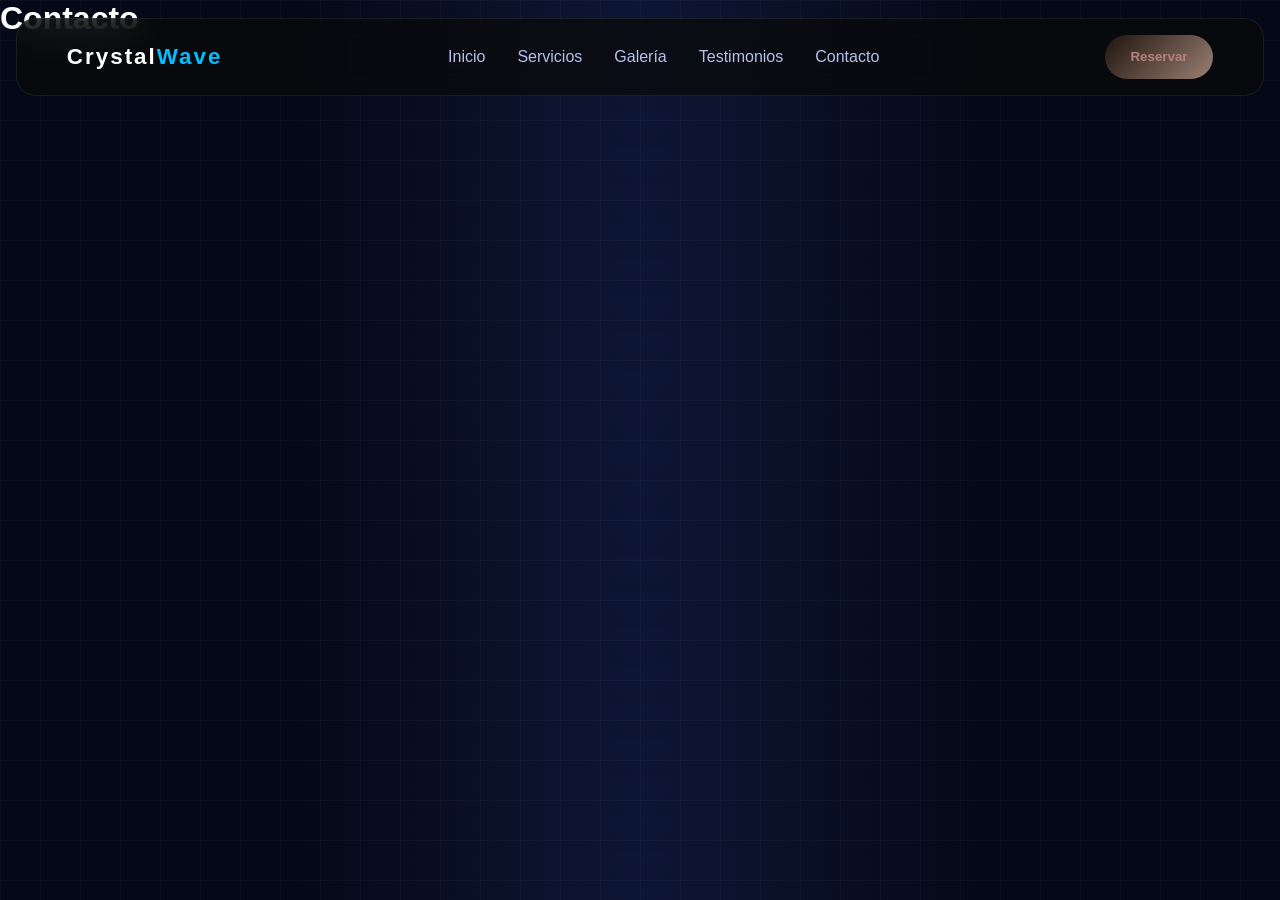
<file: contacto.html>
<!DOCTYPE html>
<html lang="es">
<head>
    <meta charset="UTF-8">
    <meta name="viewport" content="width=device-width, initial-scale=1.0">
    <title>Contacto - Mi Empresa</title>
    <link rel="stylesheet" href="style.css">
</head>
<body>
    <nav>
    <div class="container nav-content">

      <div class="logo">
        Crystal<span>Wave</span>
      </div>

      <div class="nav-links">
        <a href="index.html">Inicio</a>
        <a href="servicios.html">Servicios</a>
        <a href="galeria.html">Galería</a>
        <a href="testimonios.html">Testimonios</a>
        <a href="contacto.html">Contacto</a>
      </div>

      <!-- BOTÓN NUEVO -->
      <button class="btn reserve-btn">
        Reservar
      </button>

    </div>
  </nav>
    <header>
        <h1>Contacto</h1>
    </header>
     
 <!-- MODAL -->
  <div class="booking-modal" id="bookingModal">
    <div class="booking-box">
      <span class="close-modal" id="closeModal">
        &times;
      </span>

      <h2>Reserva Tu Cita</h2>
      <form class="booking-form">
        <input type="text" placeholder="Tu Nombre" required>
        <input type="tel" placeholder="Tu Teléfono" required>

        <select required>
          <option value="">Selecciona un servicio</option>
          <option>Lavado Exterior</option>
          <option>Detailing Interior</option>
          <option>Recubrimiento Cerámico</option>
          <option>Paquete Luxury</option>
        </select>

        <!-- CALENDARIO -->
        <input type="text" id="calendar" placeholder="Selecciona fecha">

        <select required>
          <option value="">Selecciona una hora</option>
          <option>08:00 AM</option>
          <option>09:00 AM</option>
          <option>10:00 AM</option>
          <option>11:00 AM</option>
          <option>12:00 PM</option>
          <option>01:00 PM</option>
          <option>02:00 PM</option>
          <option>03:00 PM</option>
          <option>04:00 PM</option>
        </select>

        <button type="submit" class="btn submit-btn">
          Confirmar Reserva
        </button>
      </form>
    </div>
  </div>
</body>
</html>
</file>
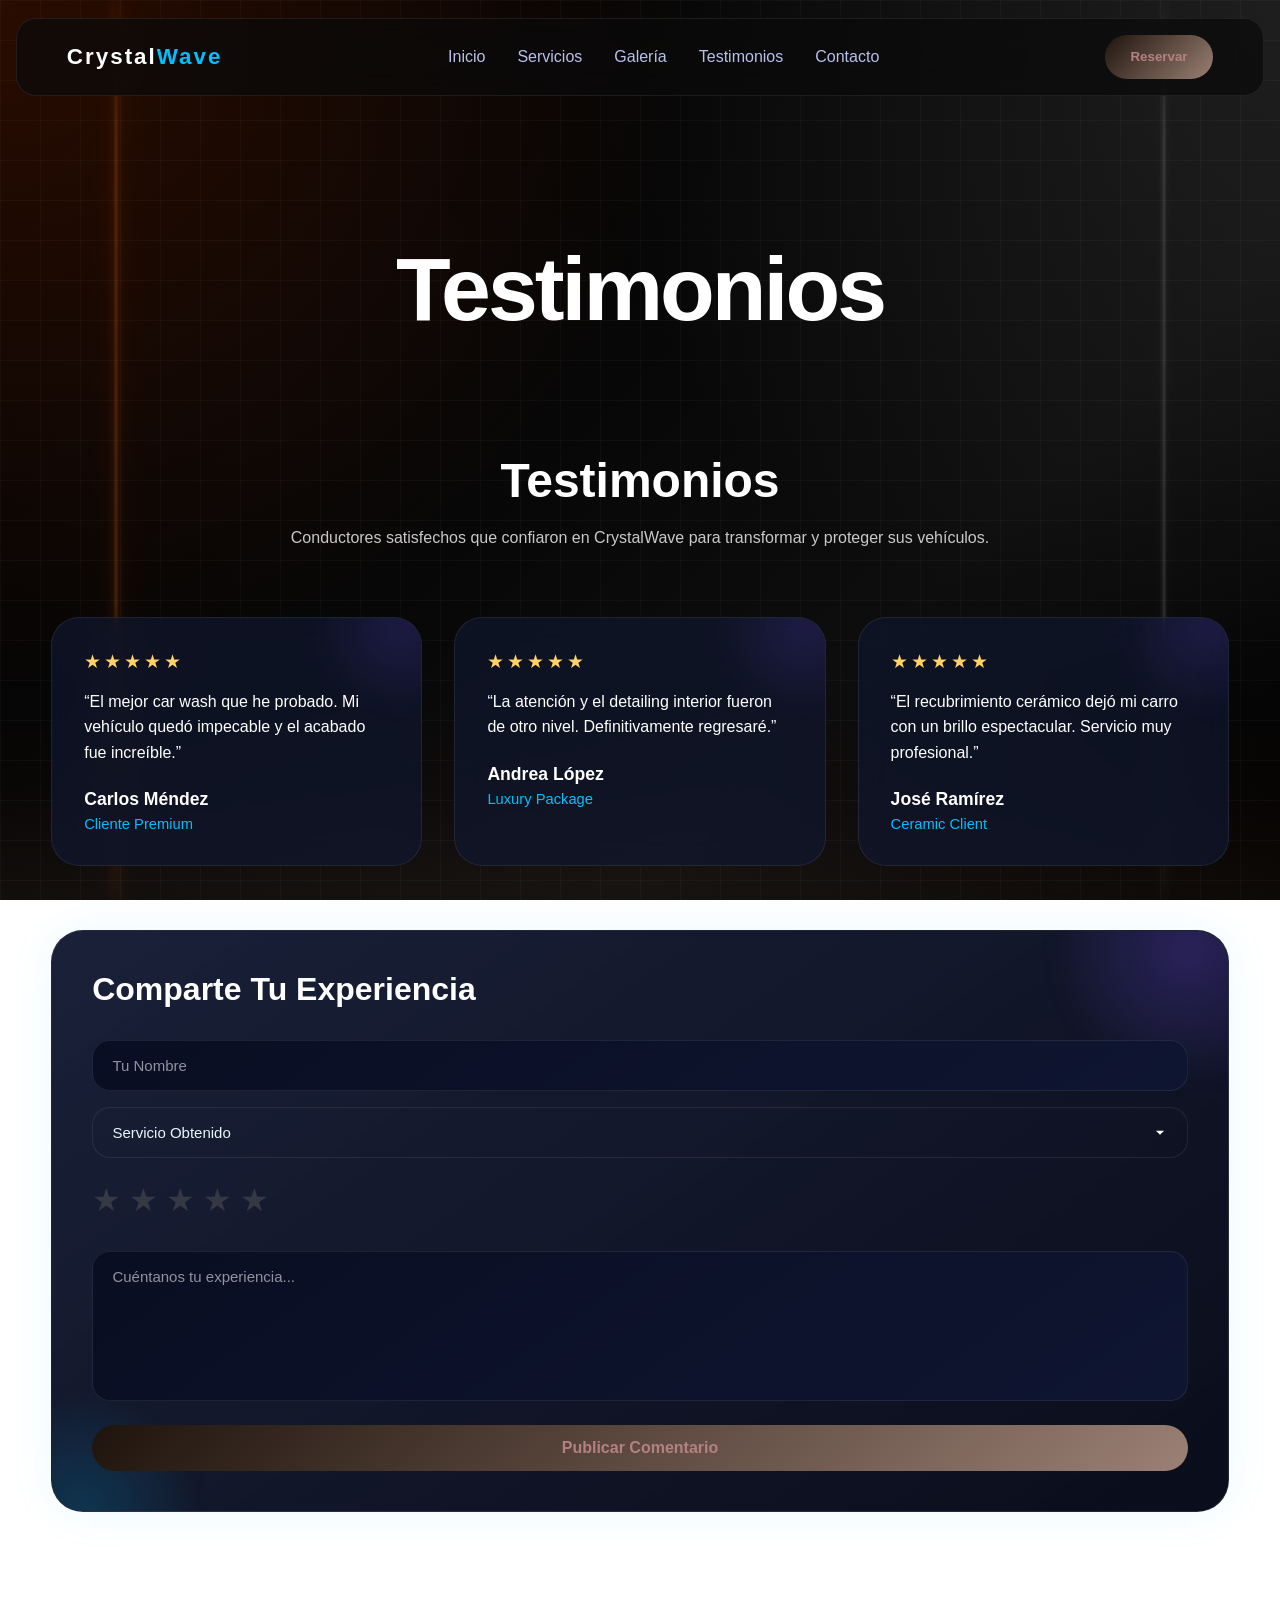
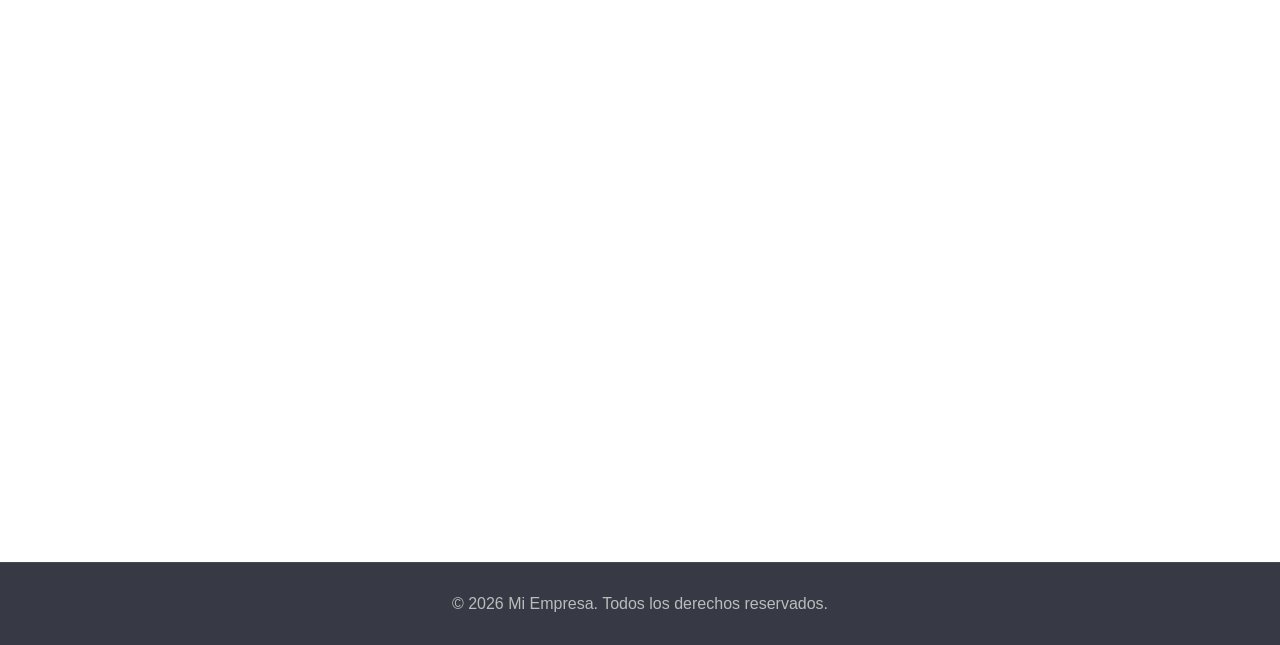
<file: testimonios.html>
<!DOCTYPE html>
<html lang="es">
<head>
    <meta charset="UTF-8">
    <meta name="viewport" content="width=device-width, initial-scale=1.0">
    <title>Testimonios - Mi Empresa</title>
    <link rel="stylesheet" href="style.css">
    <style>
/* =========================
   RESET
========================= */

* {
  margin: 0;
  padding: 0;
  box-sizing: border-box;
}

html,
body {
  width: 100%;
  min-height: 100%;
}

body {
  background: transparent;
  overflow-x: hidden;
  font-family: Arial, sans-serif;
  color: white;
}

/* =========================
   BACKGROUND
========================= */

.neon-background {
  position: fixed;
  inset: 0;

  width: 100%;
  height: 100%;

  z-index: -999;

  overflow: hidden;

  background:
    radial-gradient(
      circle at left top,
      rgba(120, 35, 0, 0.35) 0%,
      transparent 45%
    ),

    radial-gradient(
      circle at right top,
      rgba(90, 90, 90, 0.25) 0%,
      transparent 45%
    ),

    linear-gradient(
      135deg,
      #000000 0%,
      #050505 35%,
      #0d0d0d 70%,
      #000000 100%
    );
}

/* =========================
   SIDE LIGHTS
========================= */

.neon-background::before,
.neon-background::after {
  content: "";

  position: absolute;
  top: 0;

  width: 2px;
  height: 100%;

  filter: blur(1px);
  opacity: 0.35;
}

.neon-background::before {
  left: 9%;

  background: linear-gradient(
    to bottom,
    transparent,
    #ff6a00 15%,
    #ff6a00 85%,
    transparent
  );

  box-shadow:
    0 0 10px #ff6a00,
    0 0 30px #ff6a00;
}

.neon-background::after {
  right: 9%;

  background: linear-gradient(
    to bottom,
    transparent,
    #9a9a9a 15%,
    #9a9a9a 85%,
    transparent
  );

  box-shadow:
    0 0 10px rgba(180,180,180,0.4),
    0 0 30px rgba(180,180,180,0.25);
}

/* =========================
   RAIN
========================= */

.rain {
  position: absolute;
  inset: 0;
  overflow: hidden;
}

.drop {
  position: absolute;
  top: -120px;

  width: 1px;
  border-radius: 999px;

  background: linear-gradient(
    to bottom,
    rgba(255,255,255,0.95),
    rgba(255,255,255,0.45),
    transparent
  );

  box-shadow:
    0 0 6px rgba(255,255,255,0.35);

  animation-name: fall;
  animation-timing-function: linear;
  animation-iteration-count: infinite;
}

@keyframes fall {

  0% {
    transform: translateY(-120px);
    opacity: 0;
  }

  10% {
    opacity: var(--opacity, 0.7);
  }

  100% {
    transform: translateY(110vh);
    opacity: 0;
  }
}

/* =========================
   BOTTOM GLOW
========================= */

.bottom-glow {
  position: absolute;

  left: 0;
  right: 0;
  bottom: 0;

  height: 220px;

  background:
    linear-gradient(
      to top,
      rgba(60,60,60,0.12),
      rgba(20,20,20,0.06),
      transparent
    ),

    linear-gradient(
      to top,
      rgba(120,40,0,0.06),
      transparent
    );

  pointer-events: none;
}

/* =========================
   CONTENT LAYER
========================= */

nav,
header,
section,
footer,
.booking-modal {
  position: relative;
  z-index: 5;
}

/* =========================
   HEADER
========================= */

header {
  padding-top: 160px;
  text-align: center;
}

header h1 {
  font-size: clamp(3rem, 7vw, 6rem);
  font-weight: 800;
  letter-spacing: -3px;
}

/* =========================
   SERVICES
========================= */

#services {
  padding: 5rem 0 7rem;
}

.container {
  width: min(1200px, 92%);
  margin: auto;
}

.section-title {
  text-align: center;
  margin-bottom: 4rem;
}

.section-title h2 {
  font-size: 3rem;
  margin-bottom: 1rem;
}

.section-title p {
  color: #c9c9c9;
  line-height: 1.8;
  max-width: 700px;
  margin: auto;
}

/* GRID */

.services-grid {
  display: grid;

  grid-template-columns:
    repeat(auto-fit, minmax(280px, 1fr));

  gap: 2rem;
}

/* CARD */

.service-card {
  background: rgba(15,15,15,0.75);

  border:
    1px solid rgba(255,255,255,0.06);

  border-radius: 24px;

  overflow: hidden;

  backdrop-filter: blur(14px);

  transition: 0.4s ease;
}

.service-card:hover {
  transform: translateY(-10px);

  border-color:
    rgba(255,106,0,0.35);

  box-shadow:
    0 20px 50px rgba(0,0,0,0.45);
}

/* IMAGE */

.service-image {
  width: 100%;
  height: 240px;

  object-fit: cover;

  transition: 0.6s ease;
}

.service-card:hover .service-image {
  transform: scale(1.06);
}

/* CONTENT */

.service-content {
  padding: 2rem;
}

.service-content h3 {
  font-size: 1.5rem;
  margin-bottom: 1rem;
}

.service-content p {
  color: #c9c9c9;
  line-height: 1.8;
  margin-bottom: 1.5rem;
}

/* PRICE */

.price-tag {
  display: inline-flex;

  padding:
    0.75rem 1.3rem;

  border-radius: 999px;

  background:
    rgba(255,106,0,0.12);

  border:
    1px solid rgba(255,106,0,0.25);

  font-weight: 700;
}

/* =========================
   FOOTER
========================= */

footer {
  padding: 2rem 0;
  text-align: center;
  color: #bcbcbc;
}

/* =========================
   MOBILE
========================= */

@media (max-width: 768px) {

  header {
    padding-top: 140px;
  }

  header h1 {
    font-size: 3.5rem;
  }

  .services-grid {
    grid-template-columns: 1fr;
  }
}
</style>
</head>
<body>

   <div class="neon-background">
    <div class="rain" id="rain"></div>
    <div class="bottom-glow"></div>
  </div>

    <nav>
    <div class="container nav-content">

      <div class="logo">
        Crystal<span>Wave</span>
      </div>

      <div class="nav-links">
        <a href="index.html">Inicio</a>
        <a href="servicios.html">Servicios</a>
        <a href="galeria.html">Galería</a>
        <a href="testimonios.html">Testimonios</a>
        <a href="contacto.html">Contacto</a>
      </div>

      <!-- BOTÓN NUEVO -->
      <button class="btn reserve-btn">
        Reservar
      </button>

    </div>
  </nav>
    <header>
        <h1>Testimonios</h1>
    </header>

<section id="testimonios">
  <div class="container">
    <div class="section-title">
      <h2>Testimonios</h2>
      <p>
        Conductores satisfechos que confiaron en CrystalWave para transformar y proteger sus vehículos.
      </p>
    </div>

    <!-- TESTIMONIOS EXISTENTES -->
    <div class="testimonials-grid">
      <div class="testimonial-card">
        <div class="testimonial-stars">★★★★★</div>

        <p>
          “El mejor car wash que he probado. Mi vehículo quedó impecable y el acabado fue increíble.”
        </p>

        <div class="testimonial-user">
          <h4>Carlos Méndez</h4>
          <span>Cliente Premium</span>
        </div>
      </div>

      <div class="testimonial-card">

        <div class="testimonial-stars">★★★★★</div>

        <p>
          “La atención y el detailing interior fueron de otro nivel. Definitivamente regresaré.”
        </p>

        <div class="testimonial-user">
          <h4>Andrea López</h4>
          <span>Luxury Package</span>
        </div>

      </div>

      <div class="testimonial-card">

        <div class="testimonial-stars">★★★★★</div>

        <p>
          “El recubrimiento cerámico dejó mi carro con un brillo espectacular. Servicio muy profesional.”
        </p>

        <div class="testimonial-user">
          <h4>José Ramírez</h4>
          <span>Ceramic Client</span>
        </div>
      </div>
    </div>

    <!-- NUEVO FORMULARIO -->

    <div class="add-testimonial-box">

      <h3>Comparte Tu Experiencia</h3>

      <form class="testimonial-form">

        <input 
          type="text" 
          placeholder="Tu Nombre" 
          required
        >

        <select required>

          <option value="">
            Servicio Obtenido
          </option>

          <option>
            Lavado Exterior
          </option>

          <option>
            Interior Detailing
          </option>

          <option>
            Recubrimiento Cerámico
          </option>

          <option>
            Luxury Finish
          </option>

        </select>

    <!-- ESTRELLAS -->

    <div class="stars-select" data-rating="5">

        <span data-value="1">★</span>
        <span data-value="2">★</span>
        <span data-value="3">★</span>
        <span data-value="4">★</span>
        <span data-value="5">★</span>

    </div>
    <!-- COMENTARIO -->
        <textarea 
          placeholder="Cuéntanos tu experiencia..."
          required
        ></textarea>

    <!-- BOTÓN -->
        <button 
          type="submit" 
          class="btn submit-review-btn">
          Publicar Comentario
        </button>
      </form>
    </div>
  </div>
</section>

 <!-- MODAL -->
  <div class="booking-modal" id="bookingModal">
    <div class="booking-box">
      <span class="close-modal" id="closeModal">
        &times;
      </span>

      <h2>Reserva Tu Cita</h2>

      <form class="booking-form">

        <input type="text" placeholder="Tu Nombre" required>
        <input type="tel" placeholder="Tu Teléfono" required>

        <select required>
          <option value="">Selecciona un servicio</option>
          <option>Lavado Exterior</option>
          <option>Detailing Interior</option>
          <option>Recubrimiento Cerámico</option>
          <option>Paquete Luxury</option>
        </select>

        <!-- CALENDARIO -->
        <input type="text" id="calendar" placeholder="Selecciona fecha">

        <select required>
          <option value="">Selecciona una hora</option>
          <option>08:00 AM</option>
          <option>09:00 AM</option>
          <option>10:00 AM</option>
          <option>11:00 AM</option>
          <option>12:00 PM</option>
          <option>01:00 PM</option>
          <option>02:00 PM</option>
          <option>03:00 PM</option>
          <option>04:00 PM</option>
        </select>

        <button type="submit" class="btn submit-btn">
          Confirmar Reserva
        </button>
      </form>
    </div>
  </div>


<footer>
  <div class="container">
    <p>&copy; 2026 Mi Empresa. Todos los derechos reservados.</p>
  </div>
</footer>
<script src="main.js"></script>
  <script>
    const rain = document.getElementById('rain');
    const totalDrops = 180;

    for (let i = 0; i < totalDrops; i++) {
      const drop = document.createElement('div');
      drop.className = 'drop';

      const left = Math.random() * 100;
      const height = 20 + Math.random() * 80;
      const duration = 1 + Math.random() * 3;
      const delay = Math.random() * 4;
      const opacity = 0.2 + Math.random() * 0.8;

      drop.style.left = left + '%';
      drop.style.height = height + 'px';
      drop.style.animationDuration = duration + 's';
      drop.style.animationDelay = delay + 's';
      drop.style.setProperty('--opacity', opacity);

      rain.appendChild(drop);
    }
  </script>
</body>
</html>
</file>
<file: style.css>
/* =========================================
   RESET
========================================= */

*{
  margin:0;
  padding:0;
  box-sizing:border-box;
  scroll-behavior:smooth;
}

/* =========================================
   VARIABLES
========================================= */

:root{
  --bg:#050816;
  --card:rgba(16,23,48,.7);
  --primary:#7c4dff;
  --secondary:#00bfff;
  --text:#ffffff;
  --muted:#b8c1ec;
  --border:rgba(255,255,255,.08);
}

/* =========================================
   BODY
========================================= */

body{
  font-family:'Inter', sans-serif;

  background:
  radial-gradient(circle at top,#0d1635 0%,#050816 55%);

  color:var(--text);

  overflow-x:hidden;
}

body::before{
  content:"";

  position:fixed;
  inset:0;

  background-image:
    linear-gradient(rgba(255,255,255,.03) 1px, transparent 1px),
    linear-gradient(90deg, rgba(255,255,255,.03) 1px, transparent 1px);

  background-size:40px 40px;

  pointer-events:none;

  z-index:-1;
}

/* =========================================
   CONTAINER
========================================= */

.container{
  width:min(1200px,92%);
  margin:auto;
}

/* =========================================
   NAVBAR
========================================= */

nav {
  position: fixed;
  top: 18px;
  left: 50%;
  transform: translateX(-50%);

  width: calc(100% - 32px);
  max-width: 1250px;

  z-index: 1000;

  background: rgba(10,10,10,0.72);
  backdrop-filter: blur(16px);

  border: 1px solid var(--border);
  border-radius: 20px;
}

.nav-content{
  display:flex;
  justify-content:space-between;
  align-items:center;

  padding:1rem 0;
}

.logo{
  font-family:'Orbitron', sans-serif;

  font-size:1.4rem;

  font-weight:700;

  letter-spacing:2px;

  color:white;
}

.logo span{
  color:var(--secondary);
}

.nav-links{
  display:flex;
  gap:2rem;
}

.nav-links a{
  color:var(--muted);

  text-decoration:none;

  transition:.3s ease;

  font-weight:500;

  position:relative;
}

.nav-links a::after{
  content:"";

  position:absolute;

  left:0;
  bottom:-6px;

  width:0%;
  height:2px;

  background:var(--secondary);

  transition:.3s ease;
}

.nav-links a:hover::after{
  width:100%;
}

.nav-links a:hover{
  color:white;
}

/* =========================================
   BOTONES
========================================= */

.btn{
  background:
  linear-gradient(
    135deg,
    #1f140d,
    #9b8074
  );

  color:rgb(180, 129, 129);

  padding:.9rem 1.6rem;

  border-radius:999px;

  text-decoration:none;

  display:inline-flex;
  align-items:center;
  justify-content:center;

  font-weight:600;

  transition:.3s ease;

  box-shadow:
  0 0 25px rgba(104, 78, 31, 0.45 45 45 45 45 45);
}

.btn:hover{
  transform:translateY(-3px);

  box-shadow:
  0 0 35px rgba(0,191,255,.45);
}

.reserve-btn{
  border:none;
  cursor:pointer;
  font-family:inherit;
}

/* =========================
   HERO VIDEO
========================= */

.hero {
  position: relative;
  min-height: 100vh;
  overflow: hidden;

  display: flex;
  align-items: center;
}

/* VIDEO */

.hero-video {
  position: absolute;
  inset: 0;

  width: 100%;
  height: 100%;

  z-index: 0;
}

.hero-video video {
  width: 100%;
  height: 100%;

  object-fit: cover;

  transform: scale(1.05);

  opacity: 0.5;
}

/* OVERLAY */

.hero::before {
  content: "";

  position: absolute;
  inset: 0;

  background:
    linear-gradient(
      to right,
      rgba(5,7,13,0.92),
      rgba(5,7,13,0.45)
    );

  z-index: 1;
}

/* CONTENT */

.hero-grid {
  position: relative;
  z-index: 3;
}

/* =========================================
   HERO
========================================= */
.hero-grid{
  display:grid;

  grid-template-columns:repeat(2,1fr);

  gap:4rem;

  align-items:center;
}

.hero h1{
  font-size:clamp(3rem,6vw,6rem);

  line-height:1;

  margin-bottom:1.5rem;

  font-family:'Orbitron', sans-serif;
}

.hero h1 span{
  background:
  linear-gradient(
    135deg,
    var(--secondary),
    var(--primary)
  );

  background-clip:text;
  -webkit-background-clip:text;

  -webkit-text-fill-color:transparent;
}

.hero p{
  color:var(--muted);

  font-size:1.1rem;

  line-height:1.8;

  margin-bottom:2rem;

  max-width:600px;
}

.hero-image{
  position:relative;
}

.hero-image img{
  width:100%;

  border-radius:28px;

  border:1px solid var(--border);

  box-shadow:
  0 0 50px rgba(0,191,255,.15);
}

.floating-card{
  position:absolute;

  bottom:-20px;
  left:-20px;

  background:rgba(12,18,38,.92);

  border:1px solid var(--border);

  padding:1rem 1.3rem;

  border-radius:18px;

  backdrop-filter:blur(18px);

  box-shadow:
  0 0 30px rgba(124,77,255,.25);
}

.floating-card h4{
  margin-bottom:.4rem;
}

/* =========================================
   SECTIONS
========================================= */

section{
  padding:7rem 0;
}

.section-title{
  text-align:center;
  margin-bottom:4rem;
}

.section-title h2{
  font-size:clamp(2rem,4vw,3.5rem);

  margin-bottom:1rem;

  font-family:'Orbitron', sans-serif;
}

.section-title p{
  color:var(--muted);

  max-width:700px;

  margin:auto;

  line-height:1.7;
}

/* =========================================
   SERVICES
========================================= */

.services-grid{
  display:grid;

  grid-template-columns:
  repeat(auto-fit,minmax(260px,1fr));

  gap:2rem;
}

.service-card{
  background:var(--card);

  border:1px solid var(--border);

  border-radius:24px;

  padding:2rem;

  transition:.35s ease;

  backdrop-filter:blur(14px);
}

.service-card:hover{
  transform:translateY(-10px);

  border-color:rgba(0,191,255,.4);

  box-shadow:
  0 0 35px rgba(0,191,255,.15);
}

.service-icon{
  width:70px;
  height:70px;

  border-radius:18px;

  display:grid;
  place-items:center;

  margin-bottom:1.5rem;

  background:
  linear-gradient(
    135deg,
    rgba(124,77,255,.25),
    rgba(0,191,255,.25)
  );

  font-size:2rem;
}

.service-card h3{
  margin-bottom:1rem;
  font-size:1.3rem;
}

.service-card p{
  color:var(--muted);

  line-height:1.7;

  margin-bottom:1.5rem;
}

.price-tag{
  display:inline-block;

  padding:.7rem 1.2rem;

  border-radius:999px;

  background:
  linear-gradient(
    135deg,
    rgba(124,77,255,.2),
    rgba(0,191,255,.2)
  );

  border:1px solid rgba(255,255,255,.08);

  font-weight:700;

  color:white;

  box-shadow:
  0 0 20px rgba(0,191,255,.12);
}

/* =========================================
   GALLERY
========================================= */

.gallery-grid{
  display:grid;

  grid-template-columns:
  repeat(auto-fit,minmax(280px,1fr));

  gap:2rem;
}

.gallery-card{
  position:relative;

  overflow:hidden;

  border-radius:24px;

  border:1px solid rgba(255,255,255,.08);

  background:rgba(16,23,48,.7);

  backdrop-filter:blur(12px);

  transition:.4s ease;

  cursor:pointer;

  min-height:320px;
}

.gallery-card:hover{
  transform:translateY(-10px);

  border-color:rgba(0,191,255,.45);

  box-shadow:
  0 0 35px rgba(0,191,255,.18);
}

.gallery-card img{
  width:100%;
  height:100%;

  object-fit:cover;

  display:block;

  transition:transform .6s ease;
}

.gallery-card:hover img{
  transform:scale(1.08);
}

.gallery-overlay{
  position:absolute;
  inset:0;

  background:
  linear-gradient(
    to top,
    rgba(5,8,22,.95),
    rgba(5,8,22,.15)
  );

  display:flex;
  align-items:flex-end;

  padding:2rem;

  opacity:0;

  transition:.4s ease;
}

.gallery-card:hover .gallery-overlay{
  opacity:1;
}

.gallery-overlay h3{
  font-size:1.4rem;

  font-family:'Orbitron', sans-serif;

  color:white;

  transform:translateY(20px);

  transition:.4s ease;
}

.gallery-card:hover .gallery-overlay h3{
  transform:translateY(0);
}

/* =========================================
   TESTIMONIOS
========================================= */

.testimonials-grid{
  display:grid;

  grid-template-columns:
  repeat(auto-fit,minmax(280px,1fr));

  gap:2rem;

  margin-bottom:4rem;
}

.testimonial-card{
  background:var(--card);

  border:1px solid var(--border);

  border-radius:28px;

  padding:2rem;

  backdrop-filter:blur(14px);

  transition:.35s ease;

  position:relative;

  overflow:hidden;
}

.testimonial-card::before{
  content:"";

  position:absolute;

  width:180px;
  height:180px;

  border-radius:50%;

  top:-80px;
  right:-70px;

  background:
  radial-gradient(
    circle,
    rgba(124,77,255,.15),
    transparent 70%
  );

  filter:blur(8px);
}

.testimonial-card:hover{
  transform:translateY(-10px);

  border-color:rgba(0,191,255,.4);

  box-shadow:
  0 0 35px rgba(0,191,255,.15);
}

.testimonial-stars{
  font-size:1.2rem;

  margin-bottom:1rem;

  color:#ffd166;

  letter-spacing:3px;

  position:relative;

  z-index:2;
}

.testimonial-card p{
  color:white;

  line-height:1.6;

  margin-bottom:1.5rem;

  font-size:1rem;

  position:relative;

  z-index:2;
}

.testimonial-user{
  position:relative;
  z-index:2;
}

.testimonial-user h4{
  font-size:1.1rem;

  margin-bottom:.3rem;

  font-family:'Orbitron', sans-serif;
}

.testimonial-user span{
  color:var(--secondary);

  font-size:.92rem;
}

/* =========================================
   ADD TESTIMONIAL
========================================= */

.add-testimonial-box{
  margin-top:4rem;

  padding:2.5rem;

  border-radius:32px;

  position:relative;

  overflow:hidden;

  background:
  linear-gradient(
    145deg,
    rgba(16,23,48,.96),
    rgba(5,8,22,.98)
  );

  border:1px solid rgba(255,255,255,.08);

  backdrop-filter:blur(18px);

  box-shadow:
  0 0 45px rgba(0,191,255,.08);
}

/* EFECTOS CIRCULARES */

.add-testimonial-box::before{
  content:"";

  position:absolute;

  width:280px;
  height:280px;

  border-radius:50%;

  top:-120px;
  right:-100px;

  background:
  radial-gradient(
    circle,
    rgba(124,77,255,.24),
    transparent 70%
  );

  filter:blur(10px);
}

.add-testimonial-box::after{
  content:"";

  position:absolute;

  width:240px;
  height:240px;

  border-radius:50%;

  bottom:-120px;
  left:-90px;

  background:
  radial-gradient(
    circle,
    rgba(0,191,255,.18),
    transparent 70%
  );

  filter:blur(10px);
}

.add-testimonial-box h3{
  position:relative;
  z-index:2;

  font-size:2rem;

  margin-bottom:2rem;

  font-family:'Orbitron', sans-serif;
}

/* =========================================
   FORM
========================================= */

.testimonial-form{
  position:relative;
  z-index:2;

  display:flex;
  flex-direction:column;

  gap:1rem;
}

/* INPUTS */

.testimonial-form input,
.testimonial-form select,
.testimonial-form textarea{
  width:100%;

  padding:1rem 1.2rem;

  border-radius:18px;

  border:1px solid rgba(255,255,255,.08);

  background:
  linear-gradient(
    145deg,
    rgba(9,14,35,.98),
    rgba(15,22,50,.98)
  );

  color:white;

  font-family:inherit;

  font-size:15px;

  transition:.3s ease;
}

/* TEXTAREA */

.testimonial-form textarea{
  resize:none;

  min-height:150px;
}

/* PLACEHOLDERS */

.testimonial-form input::placeholder,
.testimonial-form textarea::placeholder{
  color:rgba(255,255,255,.55);
}

/* FOCUS */

.testimonial-form input:focus,
.testimonial-form select:focus,
.testimonial-form textarea:focus{
  outline:none;

  border-color:var(--secondary);

  box-shadow:
  0 0 25px rgba(0,191,255,.18);
}

/* =========================================
   SELECT
========================================= */

.testimonial-form select{
  appearance:none;
  -webkit-appearance:none;
  -moz-appearance:none;

  cursor:pointer;

  color:#e9f7ff;

  background-image:
  url("data:image/svg+xml,%3Csvg xmlns='http://www.w3.org/2000/svg' fill='white' viewBox='0 0 20 20'%3E%3Cpath d='M5.5 7.5 10 12l4.5-4.5'/%3E%3C/svg%3E");

  background-repeat:no-repeat;

  background-position:right 18px center;

  background-size:18px;
}

.testimonial-form select option{
  background:#0d1635;

  color:white;
}

/* =========================================
   ESTRELLAS INTERACTIVAS
========================================= */

.stars-select{
  display:flex;

  gap:.5rem;

  margin:.4rem 0 1rem;
}

.stars-select span{

  font-size:2rem;

  cursor:pointer;

  color:#555;

  opacity:.5;

  transition:
  transform .25s ease,
  color .25s ease,
  opacity .25s ease,
  text-shadow .25s ease;
}

.stars-select span:hover{
  transform:scale(1.15);
}
/* =========================================
   BOTÓN
========================================= */

.submit-review-btn{
  border:none;

  cursor:pointer;

  margin-top:.5rem;

  font-size:1rem;

  font-weight:700;
}

.submit-review-btn:hover{
  transform:translateY(-4px);

  box-shadow:
  0 0 35px rgba(0,191,255,.35);
}

/* =========================================
   RESPONSIVE
========================================= */

@media(max-width:700px){

  .add-testimonial-box{
    padding:2rem 1.4rem;
  }

  .add-testimonial-box h3{
    font-size:1.5rem;
  }

  .testimonial-card{
    padding:1.6rem;
  }

}

/* =========================================
   FOOTER
========================================= */

footer{
  padding:2rem 0;

  border-top:1px solid var(--border);

  text-align:center;

  color:var(--muted);

  background:rgba(5,8,22,.8);
}

/* =========================================
   GLOWS
========================================= */

.glow{
  position:absolute;

  width:500px;
  height:500px;

  background:
  radial-gradient(
    circle,
    rgba(124,77,255,.2),
    transparent 70%
  );

  filter:blur(60px);

  z-index:-1;
}

.glow.one{
  top:-200px;
  left:-150px;
}

.glow.two{
  bottom:-250px;
  right:-150px;

  background:
  radial-gradient(
    circle,
    rgba(0,191,255,.2),
    transparent 70%
  );
}

/* =========================================
   MODAL RESERVAS
========================================= */

.booking-modal{
  position:fixed;
  inset:0;

  background:rgba(5,8,22,.82);

  backdrop-filter:blur(14px);

  display:flex;
  align-items:center;
  justify-content:center;

  opacity:0;
  visibility:hidden;

  transition:.4s ease;

  z-index:99999;
}

.booking-modal.show{
  opacity:1;
  visibility:visible;
}

.booking-box{
  position:relative;

  width:min(560px,92%);

  padding:2.5rem;

  border-radius:32px;

  overflow:hidden;

  background:
  linear-gradient(
    145deg,
    rgba(16,23,48,.96),
    rgba(5,8,22,.98)
  );

  border:1px solid rgba(255,255,255,.08);

  backdrop-filter:blur(18px);

  box-shadow:
  0 0 60px rgba(124,77,255,.25),
  0 0 100px rgba(0,191,255,.12);
}

.booking-box::before{
  content:"";

  position:absolute;

  width:280px;
  height:280px;

  border-radius:50%;

  top:-140px;
  right:-120px;

  background:
  radial-gradient(
    circle,
    rgba(124,77,255,.28),
    transparent 70%
  );

  filter:blur(12px);
}

.booking-box::after{
  content:"";

  position:absolute;

  width:240px;
  height:240px;

  border-radius:50%;

  bottom:-130px;
  left:-90px;

  background:
  radial-gradient(
    circle,
    rgba(0,191,255,.22),
    transparent 70%
  );

  filter:blur(12px);
}

.booking-box h2{
  position:relative;
  z-index:2;

  font-size:2rem;

  margin-bottom:1.8rem;

  font-family:'Orbitron', sans-serif;
}

.close-modal{
  position:absolute;

  top:18px;
  right:24px;

  font-size:2rem;

  color:white;

  cursor:pointer;

  z-index:3;

  transition:.3s ease;
}

.close-modal:hover{
  color:var(--secondary);

  transform:rotate(90deg) scale(1.1);
}

/* FORM */

.booking-form{
  position:relative;
  z-index:2;

  display:flex;
  flex-direction:column;

  gap:1rem;
}

/* INPUTS */

.booking-form input{
  width:100%;

  padding:1rem 1.2rem;

  border-radius:18px;

  border:1px solid rgba(255,255,255,.08);

  background:
  linear-gradient(
    145deg,
    rgba(9,14,35,.98),
    rgba(15,22,50,.98)
  );

  color:#ffffff;

  font-family:inherit;

  font-size:15px;

  transition:.3s ease;
}

.booking-form input::placeholder{
  color:rgba(255,255,255,.55);
}

.booking-form input:focus{
  outline:none;

  border-color:var(--secondary);

  box-shadow:
  0 0 25px rgba(0,191,255,.18);
}

/* SELECT */

.booking-form select{
  width:100%;

  padding:1rem 1.2rem;

  border-radius:18px;

  border:1px solid rgba(0,191,255,.22);

  background:
  linear-gradient(
    145deg,
    rgba(9,14,35,.98),
    rgba(15,22,50,.98)
  );

  color:#e9f7ff;

  font-family:inherit;

  font-size:15px;

  appearance:none;
  -webkit-appearance:none;
  -moz-appearance:none;

  cursor:pointer;

  transition:.3s ease;

  background-image:
  url("data:image/svg+xml,%3Csvg xmlns='http://www.w3.org/2000/svg' fill='white' viewBox='0 0 20 20'%3E%3Cpath d='M5.5 7.5 10 12l4.5-4.5'/%3E%3C/svg%3E");

  background-repeat:no-repeat;

  background-position:right 18px center;

  background-size:18px;
}

.booking-form select option{
  background:#0d1635;
  color:#ffffff;
}

.booking-form select:focus{
  outline:none;

  border-color:var(--secondary);

  box-shadow:
  0 0 25px rgba(0,191,255,.18);
}

/* BOTÓN */

.submit-btn{
  border:none;

  cursor:pointer;

  margin-top:.5rem;

  background:
  linear-gradient(
    135deg,
    var(--primary),
    var(--secondary)
  );

  color:white;

  font-weight:700;

  padding:1rem;

  border-radius:999px;

  transition:.35s ease;

  box-shadow:
  0 0 25px rgba(124,77,255,.35);
}

.submit-btn:hover{
  transform:translateY(-4px);

  box-shadow:
  0 0 35px rgba(0,191,255,.35);
}

/* =========================================
   CALENDARIO
========================================= */

.flatpickr-calendar{
  background:#0d1635 !important;

  border:1px solid rgba(255,255,255,.08) !important;

  border-radius:24px !important;

  overflow:hidden;

  box-shadow:
  0 0 35px rgba(0,191,255,.18) !important;
}

.flatpickr-months{
  background:
  linear-gradient(
    135deg,
    rgba(124,77,255,.25),
    rgba(0,191,255,.18)
  );
}

.flatpickr-month{
  color:white !important;
}

.flatpickr-current-month input.cur-year{
  color:white !important;
}

.flatpickr-prev-month svg,
.flatpickr-next-month svg{
  fill:white !important;
}

.flatpickr-weekday{
  color:var(--secondary) !important;
  font-weight:700;
}

.flatpickr-day{
  color:white !important;

  border-radius:12px !important;

  transition:.25s ease;
}

.flatpickr-day:hover{
  background:rgba(0,191,255,.18) !important;
}

.flatpickr-day.today{
  border:1px solid var(--secondary) !important;
}

.flatpickr-day.selected{
  background:
  linear-gradient(
    135deg,
    var(--primary),
    var(--secondary)
  ) !important;

  border:none !important;

  color:white !important;
}

.flatpickr-day.flatpickr-disabled{
  background:rgba(255,0,80,.18) !important;

  color:#ff8ca8 !important;

  text-decoration:line-through;

  cursor:not-allowed !important;
}

/* =========================================
   FECHAS RESERVADAS
========================================= */

.reserved-dates{
  margin-top:2rem;

  padding-top:1.5rem;

  border-top:1px solid rgba(255,255,255,.08);
}

.reserved-dates h3{
  font-size:1rem;

  margin-bottom:1rem;

  color:white;

  font-family:'Orbitron', sans-serif;
}

.reserved-list{
  display:flex;
  flex-wrap:wrap;

  gap:.8rem;
}

.reserved-item{
  padding:.75rem 1rem;

  border-radius:999px;

  background:
  linear-gradient(
    135deg,
    rgba(255,0,80,.18),
    rgba(124,77,255,.18)
  );

  border:1px solid rgba(255,255,255,.08);

  color:#ff9ab5;

  font-size:.85rem;

  font-weight:600;
}

/* =========================================
   RESPONSIVE
========================================= */

@media(max-width:900px){

  .hero-grid,
  .contact-wrapper{
    grid-template-columns:1fr;
  }

  .hero{
    padding-top:8rem;
  }

  .nav-links{
    display:none;
  }

  .hero h1{
    font-size:3.2rem;
  }
}

@media(max-width:700px){

  .booking-box{
    padding:2rem 1.4rem;
  }

  .booking-box h2{
    font-size:1.6rem;
  }
}
/* =========================================
   SERVICE IMAGES
========================================= */

.service-image{
  width:100%;
  height:230px;

  object-fit:cover;

  border-radius:22px 22px 0 0;

  border-bottom:
  1px solid rgba(255,255,255,.08);

  transition:.45s ease;
}

.service-card{
  overflow:hidden;
  padding:0;
}

.service-card:hover .service-image{
  transform:scale(1.05);
}

.service-content{
  padding:2rem;
}
</file>
